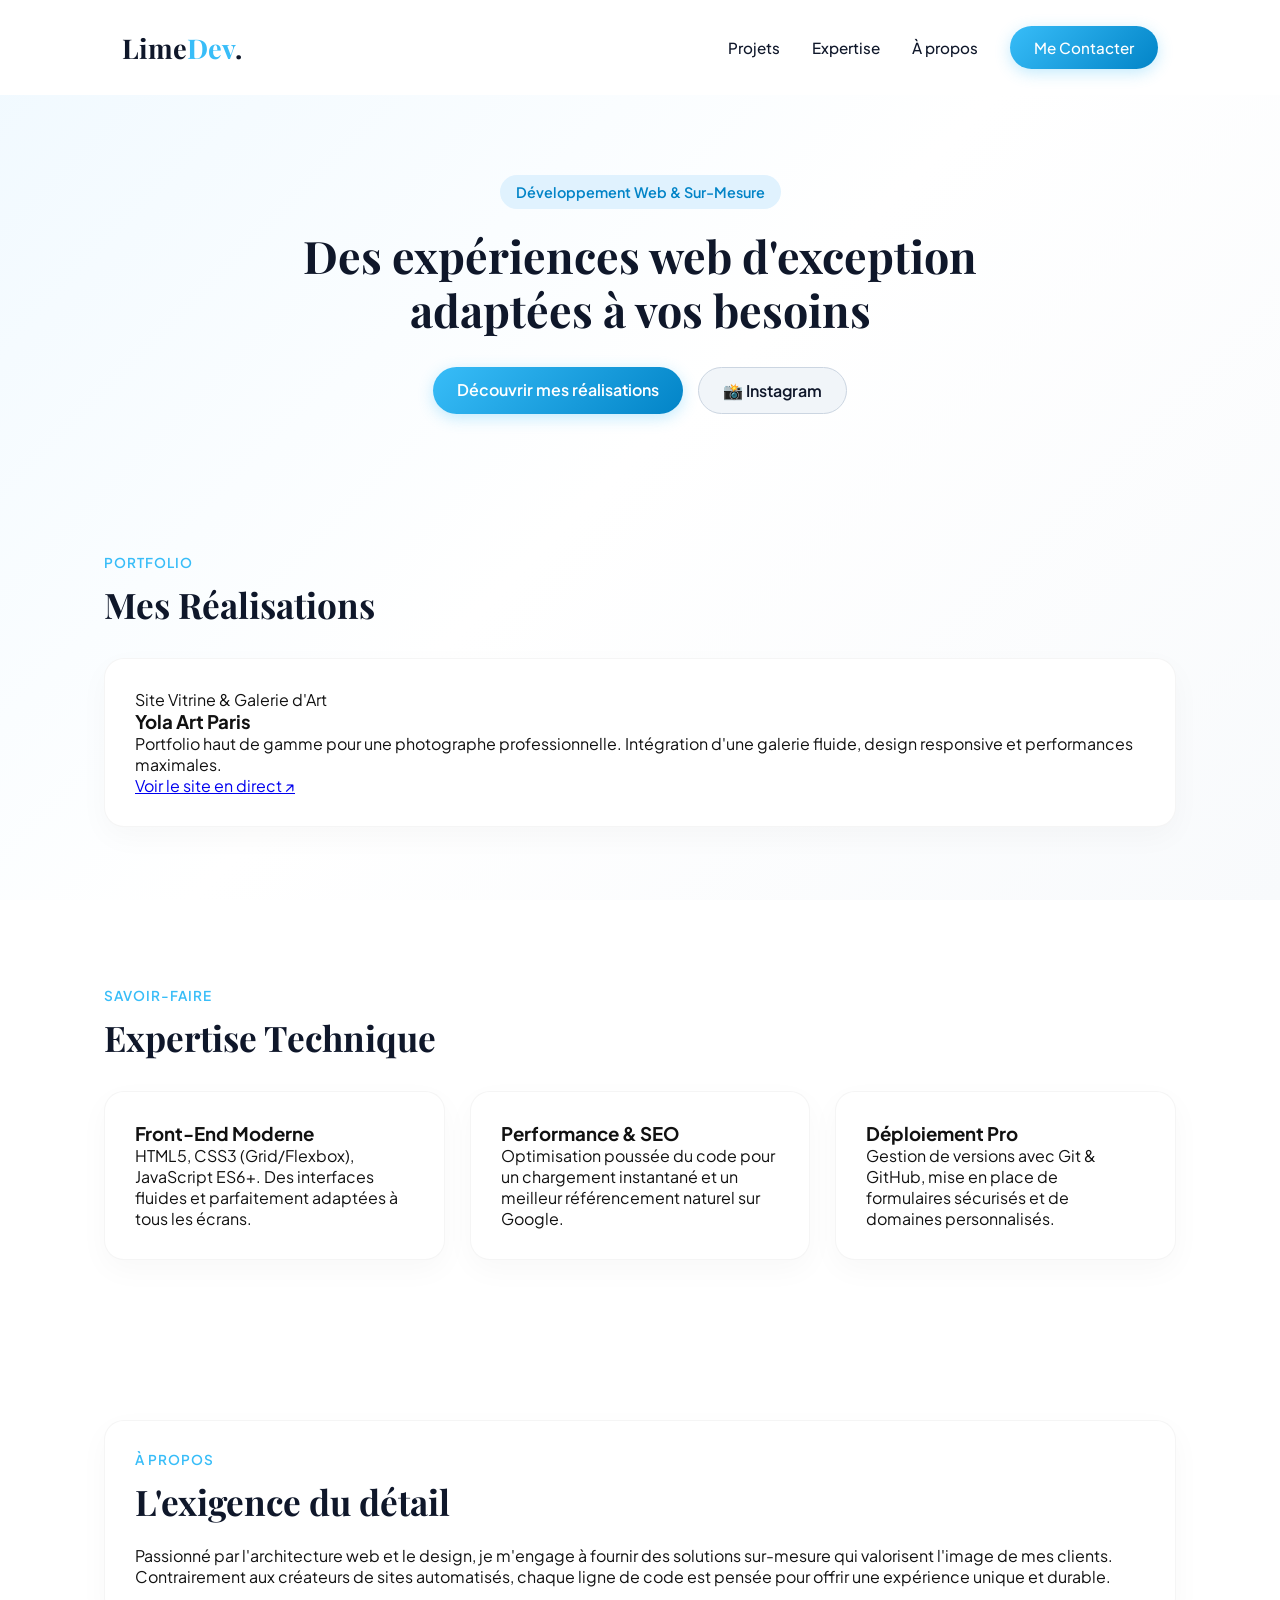
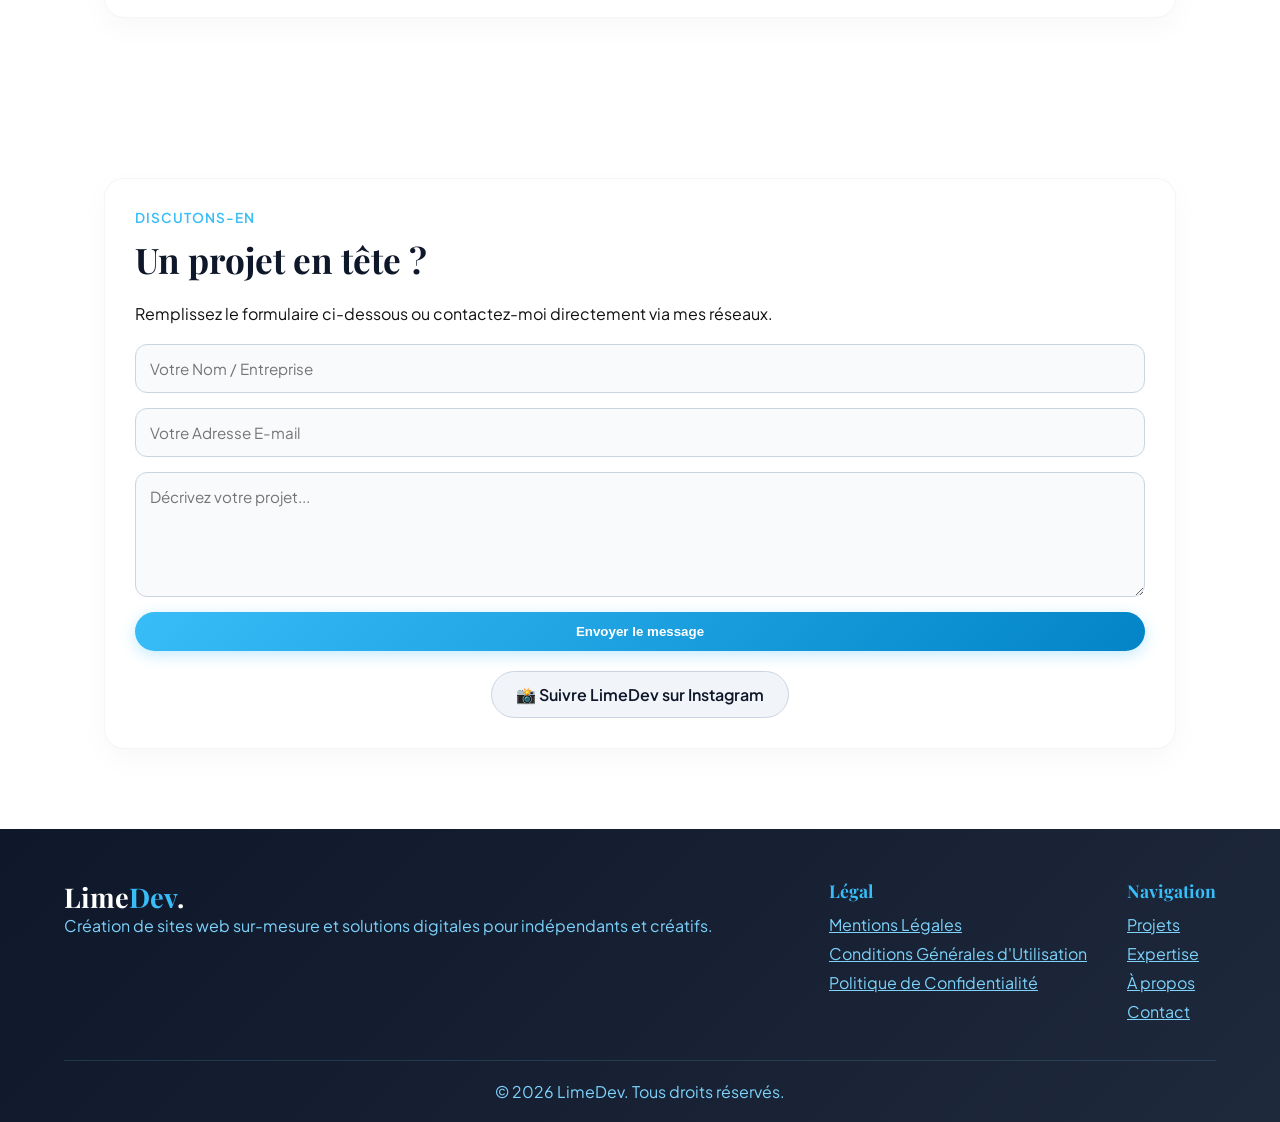
<file: index.html>
<!DOCTYPE html>
<html lang="fr">
<head>
    <meta charset="UTF-8">
    <meta name="viewport" content="width=device-width, initial-scale=1.0">
    <title>LimeDev | Développeur Web Freelance</title>
    
    <!-- Polices -->
    <link rel="preconnect" href="https://fonts.googleapis.com">
    <link rel="preconnect" href="https://fonts.gstatic.com" crossorigin>
    <link href="https://fonts.googleapis.com/css2?family=Plus+Jakarta+Sans:wght@300;400;500;600;700&family=Playfair+Display:ital,wght@0,500;0,600;1,400&display=swap" rel="stylesheet">

    <!-- CSS -->
    <link rel="stylesheet" href="style.css">
</head>
<body>

    <div class="bg-shape shape-1"></div>
    <div class="bg-shape shape-2"></div>

    <!-- NAVIGATION (Une seule et bien fermée) -->
    <nav class="navbar">
    <div class="nav-container">
        <a href="#" class="logo">Lime<span>Dev</span>.</a>
        
        <button class="burger-menu" id="burger-menu" aria-label="Menu de navigation">
            <span></span>
            <span></span>
            <span></span>
        </button>

        <ul class="nav-links" id="nav-links">
            <li><a href="#projets">Projets</a></li>
            <li><a href="#competences">Expertise</a></li>
            <li><a href="#apropos">À propos</a></li>
            <li><a href="#contact" class="btn-primary">Me Contacter</a></li>
        </ul>
    </div>
</nav>
    <!-- HEADER / HERO -->
    <header class="hero">
        <div class="hero-content">
            <span class="badge hidden-element">Développement Web & Sur-Mesure</span>
            <h1 class="hidden-element">Des expériences web d'exception adaptées à vos besoins</h1>
            <div class="hero-buttons hidden-element">
                <a href="#projets" class="btn-primary">Découvrir mes réalisations</a>
                <a href="https://www.instagram.com/lime_dev_?igsi=MXdqcjhjZmxyYTB3MQ==" target="_blank" class="btn-secondary">📸 Instagram</a>
            </div>
        </div>
    </header>

    <!-- PROJETS -->
    <section id="projets" class="section">
        <div class="section-header hidden-element">
            <span class="section-tag">Portfolio</span>
            <h2>Mes Réalisations</h2>
        </div>
        
        <div class="projects-grid">
            <div class="project-card hidden-element">
                <div class="project-info">
                    <span class="project-category">Site Vitrine & Galerie d'Art</span>
                    <h3>Yola Art Paris</h3>
                    <p>Portfolio haut de gamme pour une photographe professionnelle. Intégration d'une galerie fluide, design responsive et performances maximales.</p>
                    <a href="https://lime-dev01.github.io/yola-art-paris/" target="_blank" class="project-link">Voir le site en direct ↗</a>
                </div>
            </div>
        </div>
    </section>

    <!-- EXPERTISE -->
    <section id="competences" class="section bg-light-alt">
        <div class="section-header hidden-element">
            <span class="section-tag">Savoir-Faire</span>
            <h2>Expertise Technique</h2>
        </div>
        <div class="skills-grid">
            <div class="skill-card hidden-element">
                <h3>Front-End Moderne</h3>
                <p>HTML5, CSS3 (Grid/Flexbox), JavaScript ES6+. Des interfaces fluides et parfaitement adaptées à tous les écrans.</p>
            </div>
            <div class="skill-card hidden-element">
                <h3>Performance & SEO</h3>
                <p>Optimisation poussée du code pour un chargement instantané et un meilleur référencement naturel sur Google.</p>
            </div>
            <div class="skill-card hidden-element">
                <h3>Déploiement Pro</h3>
                <p>Gestion de versions avec Git & GitHub, mise en place de formulaires sécurisés et de domaines personnalisés.</p>
            </div>
        </div>
    </section>

    <!-- A PROPOS -->
    <section id="apropos" class="section">
        <div class="about-container">
            <div class="about-text hidden-element">
                <span class="section-tag">À propos</span>
                <h2>L'exigence du détail</h2>
                <p>Passionné par l'architecture web et le design, je m'engage à fournir des solutions sur-mesure qui valorisent l'image de mes clients. Contrairement aux créateurs de sites automatisés, chaque ligne de code est pensée pour offrir une expérience unique et durable.</p>
            </div>
        </div>
    </section>

    <!-- CONTACT -->
    <section id="contact" class="section contact-section">
        <div class="contact-box hidden-element">
            <span class="section-tag">Discutons-en</span>
            <h2>Un projet en tête ?</h2>
            <p>Remplissez le formulaire ci-dessous ou contactez-moi directement via mes réseaux.</p>
            
            <form action="https://formspree.io/f/meajygjy" method="POST" class="contact-form">
                <input type="text" name="nom" placeholder="Votre Nom / Entreprise" required>
                <input type="email" name="email" placeholder="Votre Adresse E-mail" required>
                <textarea name="message" rows="5" placeholder="Décrivez votre projet..." required></textarea>
                <button type="submit" class="btn-primary" style="width: 100%; cursor: pointer;">Envoyer le message</button>
            </form>

            <div class="social-contact">
                <a href="https://www.instagram.com/lime_dev_?igsi=MXdqcjhjZmxyYTB3MQ" target="_blank">📸 Suivre LimeDev sur Instagram</a>
            </div>
        </div>
    </section>

    <!-- FOOTER -->
    <footer>
        <div class="footer-container">
            <div class="footer-brand">
                <a href="#" class="logo">Lime<span>Dev</span>.</a>
                <p>Création de sites web sur-mesure et solutions digitales pour indépendants et créatifs.</p>
            </div>
            <div class="footer-links">
                <h4>Navigation</h4>
                <ul>
                    <li><a href="#projets">Projets</a></li>
                    <li><a href="#competences">Expertise</a></li>
                    <li><a href="#apropos">À propos</a></li>
                    <li><a href="#contact">Contact</a></li>
                </ul>
            </div>
            <div class="footer-links">
                <h4>Légal</h4>
                <ul>
                    <li><a href="mentions-legales.html">Mentions Légales</a></li>
                    <li><a href="cgu.html">Conditions Générales d'Utilisation</a></li>
                    <li><a href="politique-confidentialite.html">Politique de Confidentialité</a></li>
                </ul>
            </div>
        </div>
        <div class="footer-bottom">
            <p>© 2026 LimeDev. Tous droits réservés.</p>
        </div>
    </footer>

    <script src="script.js"></script>
</body>
</html>
</file>
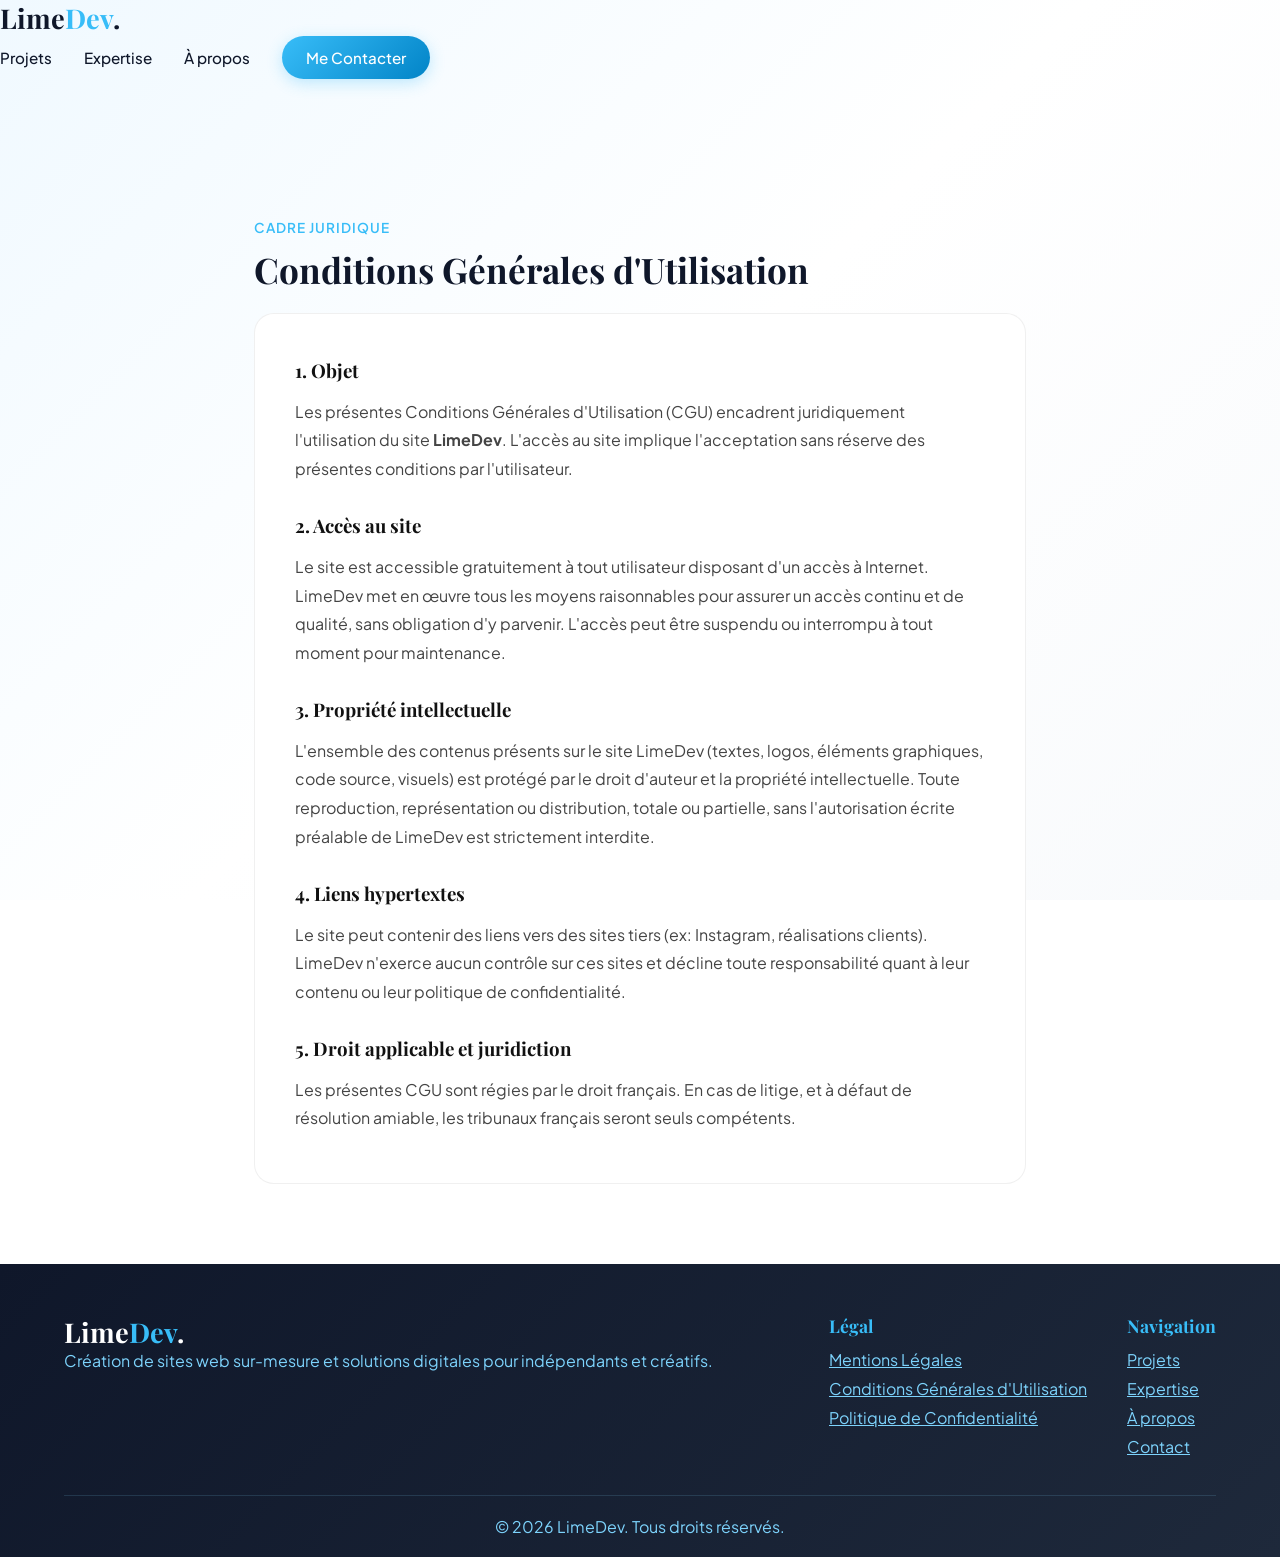
<file: cgu.html>
<!DOCTYPE html>
<html lang="fr">
<head>
    <meta charset="UTF-8">
    <meta name="viewport" content="width=device-width, initial-scale=1.0">
    <title>CGU | LimeDev</title>
    <link rel="stylesheet" href="style.css">
    <link href="https://fonts.googleapis.com/css2?family=Plus+Jakarta+Sans:wght@300;400;500;600;700&family=Playfair+Display:ital,wght@0,500;0,600;1,400&display=swap" rel="stylesheet">
</head>
<body>

    <!-- NAVIGATION -->
    <nav>
        <a href="index.html" class="logo">Lime<span>Dev</span>.</a>
        <ul class="nav-links">
            <li><a href="index.html#projets">Projets</a></li>
            <li><a href="index.html#competences">Expertise</a></li>
            <li><a href="index.html#apropos">À propos</a></li>
            <li><a href="index.html#contact" class="btn-primary">Me Contacter</a></li>
        </ul>
    </nav>

    <!-- CONTENU CGU -->
    <main class="section" style="padding-top: 140px; max-width: 900px;">
        <div class="section-header">
            <span class="section-tag">Cadre Juridique</span>
            <h2>Conditions Générales d'Utilisation</h2>
        </div>

        <div style="background: #fff; padding: 40px; border-radius: 20px; border: 1px solid rgba(0,0,0,0.06); line-height: 1.8; color: #444;">
            
            <h3 style="color: #111; margin-bottom: 10px; font-family: 'Playfair Display', serif;">1. Objet</h3>
            <p style="margin-bottom: 25px;">Les présentes Conditions Générales d'Utilisation (CGU) encadrent juridiquement l'utilisation du site <strong>LimeDev</strong>. L'accès au site implique l'acceptation sans réserve des présentes conditions par l'utilisateur.</p>

            <h3 style="color: #111; margin-bottom: 10px; font-family: 'Playfair Display', serif;">2. Accès au site</h3>
            <p style="margin-bottom: 25px;">Le site est accessible gratuitement à tout utilisateur disposant d'un accès à Internet. LimeDev met en œuvre tous les moyens raisonnables pour assurer un accès continu et de qualité, sans obligation d'y parvenir. L'accès peut être suspendu ou interrompu à tout moment pour maintenance.</p>

            <h3 style="color: #111; margin-bottom: 10px; font-family: 'Playfair Display', serif;">3. Propriété intellectuelle</h3>
            <p style="margin-bottom: 25px;">L'ensemble des contenus présents sur le site LimeDev (textes, logos, éléments graphiques, code source, visuels) est protégé par le droit d'auteur et la propriété intellectuelle. Toute reproduction, représentation ou distribution, totale ou partielle, sans l'autorisation écrite préalable de LimeDev est strictement interdite.</p>

            <h3 style="color: #111; margin-bottom: 10px; font-family: 'Playfair Display', serif;">4. Liens hypertextes</h3>
            <p style="margin-bottom: 25px;">Le site peut contenir des liens vers des sites tiers (ex: Instagram, réalisations clients). LimeDev n'exerce aucun contrôle sur ces sites et décline toute responsabilité quant à leur contenu ou leur politique de confidentialité.</p>

            <h3 style="color: #111; margin-bottom: 10px; font-family: 'Playfair Display', serif;">5. Droit applicable et juridiction</h3>
            <p style="margin-bottom: 10px;">Les présentes CGU sont régies par le droit français. En cas de litige, et à défaut de résolution amiable, les tribunaux français seront seuls compétents.</p>
        </div>
    </main>

    <!-- FOOTER -->
    <footer>
        <div class="footer-container">
            <div class="footer-brand">
                <a href="index.html" class="logo">Lime<span>Dev</span>.</a>
                <p>Création de sites web sur-mesure et solutions digitales pour indépendants et créatifs.</p>
            </div>
            <div class="footer-links">
                <h4>Navigation</h4>
                <ul>
                    <li><a href="index.html#projets">Projets</a></li>
                    <li><a href="index.html#competences">Expertise</a></li>
                    <li><a href="index.html#apropos">À propos</a></li>
                    <li><a href="index.html#contact">Contact</a></li>
                </ul>
            </div>
            <div class="footer-links">
                <h4>Légal</h4>
                <ul>
                    <li><a href="mentions-legales.html">Mentions Légales</a></li>
                    <li><a href="cgu.html">Conditions Générales d'Utilisation</a></li>
                    <li><a href="politique-confidentialite.html">Politique de Confidentialité</a></li>
                </ul>
            </div>
        </div>
        <div class="footer-bottom">
            <p>© 2026 LimeDev. Tous droits réservés.</p>
        </div>
    </footer>

</body>
</html>
</file>
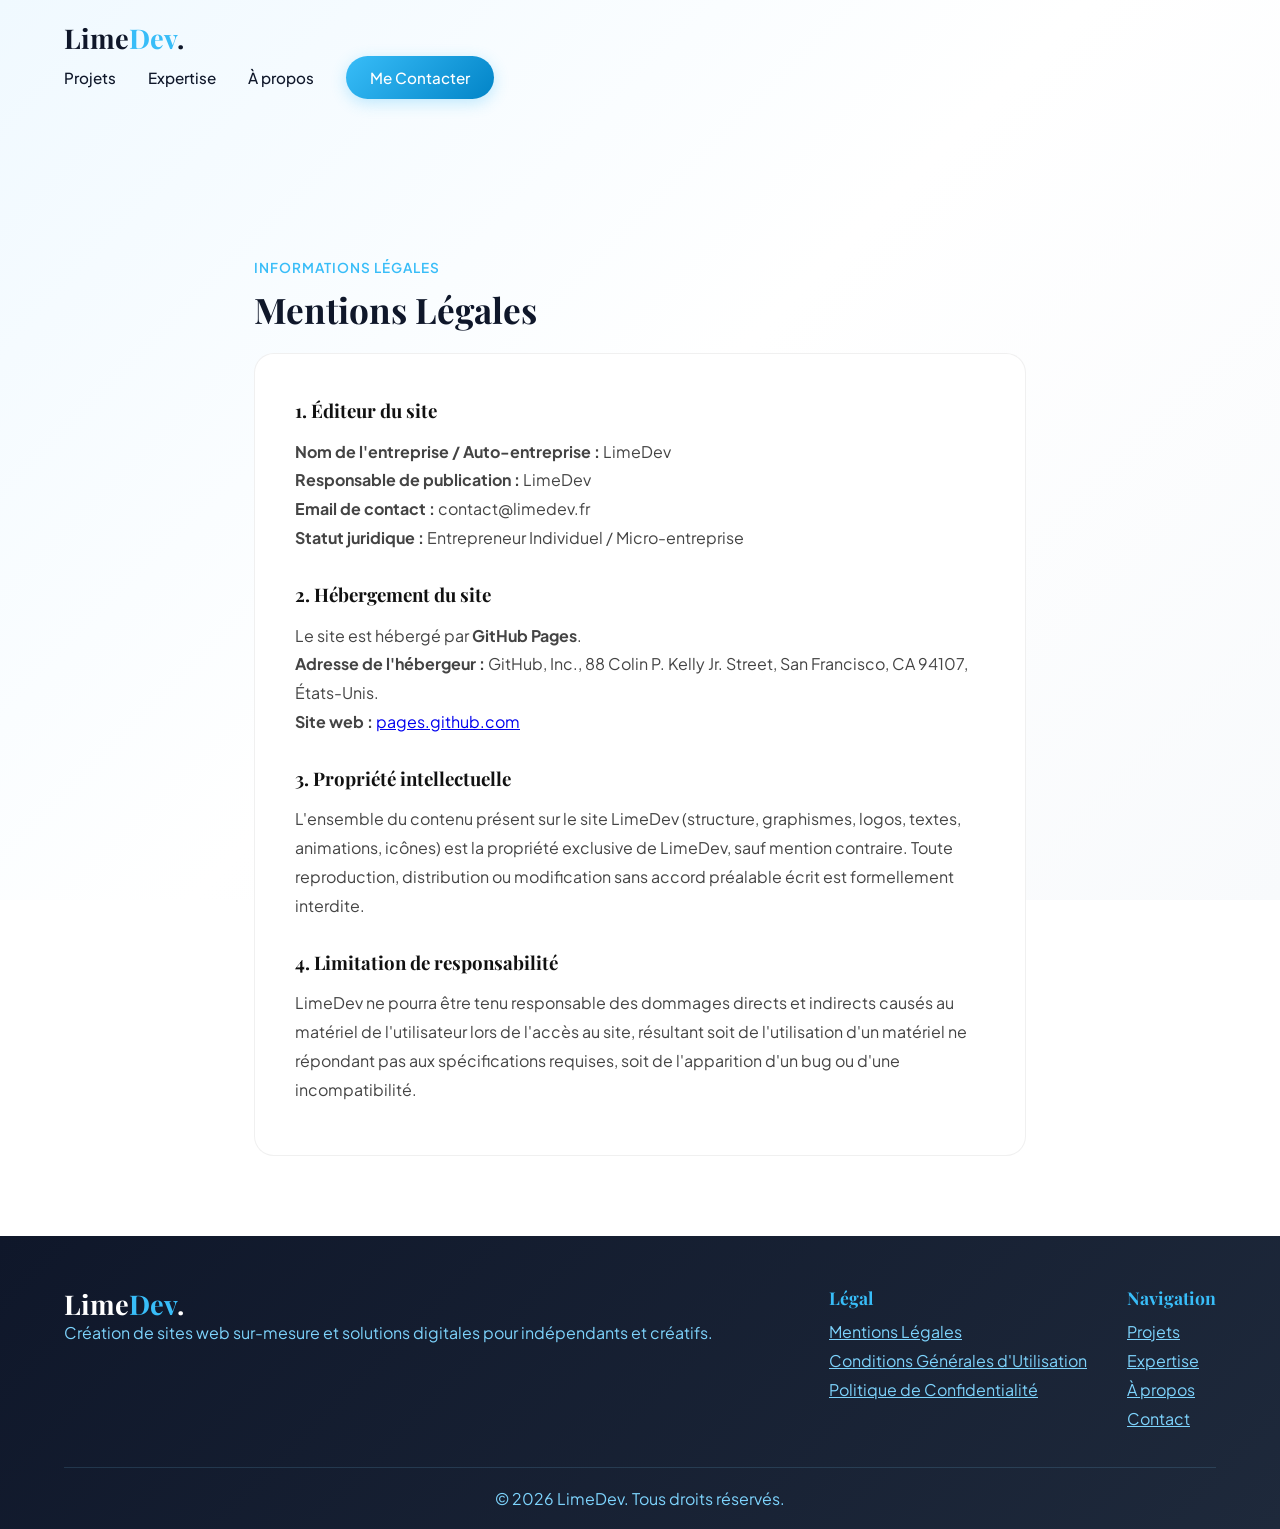
<file: mentions-legales.html>
<!DOCTYPE html>
<html lang="fr">
<head>
    <meta charset="UTF-8">
    <meta name="viewport" content="width=device-width, initial-scale=1.0">
    <title>Mentions Légales | LimeDev</title>
    <link rel="stylesheet" href="style.css">
    <link href="https://fonts.googleapis.com/css2?family=Plus+Jakarta+Sans:wght@300;400;500;600;700&family=Playfair+Display:ital,wght@0,500;0,600;1,400&display=swap" rel="stylesheet">
</head>
<body>

    <!-- NAVIGATION -->
    <nav>
        <a href="index.html" class="logo">Lime<span>Dev</span>.</a>
        
        <button class="burger-menu" id="burger-menu" aria-label="Menu de navigation">
            <span></span>
            <span></span>
            <span></span>
        </button>

        <ul class="nav-links" id="nav-links">
            <li><a href="index.html#projets">Projets</a></li>
            <li><a href="index.html#competences">Expertise</a></li>
            <li><a href="index.html#apropos">À propos</a></li>
            <li><a href="index.html#contact" class="btn-primary">Me Contacter</a></li>
        </ul>
    </nav>

    <!-- CONTENU MENTIONS LÉGALES -->
    <main class="section" style="padding-top: 140px; max-width: 900px;">
        <div class="section-header">
            <span class="section-tag">Informations Légales</span>
            <h2>Mentions Légales</h2>
        </div>

        <div style="background: #fff; padding: 40px; border-radius: 20px; border: 1px solid rgba(0,0,0,0.06); line-height: 1.8; color: #444;">
            
            <h3 style="color: #111; margin-bottom: 10px; font-family: 'Playfair Display', serif;">1. Éditeur du site</h3>
            <p style="margin-bottom: 25px;">
                <strong>Nom de l'entreprise / Auto-entreprise :</strong> LimeDev<br>
                <strong>Responsable de publication :</strong> LimeDev<br>
                <strong>Email de contact :</strong> contact@limedev.fr<br>
                <strong>Statut juridique :</strong> Entrepreneur Individuel / Micro-entreprise
            </p>

            <h3 style="color: #111; margin-bottom: 10px; font-family: 'Playfair Display', serif;">2. Hébergement du site</h3>
            <p style="margin-bottom: 25px;">
                Le site est hébergé par <strong>GitHub Pages</strong>.<br>
                <strong>Adresse de l'hébergeur :</strong> GitHub, Inc., 88 Colin P. Kelly Jr. Street, San Francisco, CA 94107, États-Unis.<br>
                <strong>Site web :</strong> <a href="https://pages.github.com" target="_blank" rel="noopener">pages.github.com</a>
            </p>

            <h3 style="color: #111; margin-bottom: 10px; font-family: 'Playfair Display', serif;">3. Propriété intellectuelle</h3>
            <p style="margin-bottom: 25px;">
                L'ensemble du contenu présent sur le site LimeDev (structure, graphismes, logos, textes, animations, icônes) est la propriété exclusive de LimeDev, sauf mention contraire. Toute reproduction, distribution ou modification sans accord préalable écrit est formellement interdite.
            </p>

            <h3 style="color: #111; margin-bottom: 10px; font-family: 'Playfair Display', serif;">4. Limitation de responsabilité</h3>
            <p style="margin-bottom: 10px;">
                LimeDev ne pourra être tenu responsable des dommages directs et indirects causés au matériel de l'utilisateur lors de l'accès au site, résultant soit de l'utilisation d'un matériel ne répondant pas aux spécifications requises, soit de l'apparition d'un bug ou d'une incompatibilité.
            </p>
        </div>
    </main>

    <!-- FOOTER -->
    <footer>
        <div class="footer-container">
            <div class="footer-brand">
                <a href="index.html" class="logo">Lime<span>Dev</span>.</a>
                <p>Création de sites web sur-mesure et solutions digitales pour indépendants et créatifs.</p>
            </div>
            <div class="footer-links">
                <h4>Navigation</h4>
                <ul>
                    <li><a href="index.html#projets">Projets</a></li>
                    <li><a href="index.html#competences">Expertise</a></li>
                    <li><a href="index.html#apropos">À propos</a></li>
                    <li><a href="index.html#contact">Contact</a></li>
                </ul>
            </div>
            <div class="footer-links">
                <h4>Légal</h4>
                <ul>
                    <li><a href="mentions-legales.html">Mentions Légales</a></li>
                    <li><a href="cgu.html">Conditions Générales d'Utilisation</a></li>
                    <li><a href="politique-confidentialite.html">Politique de Confidentialité</a></li>
                </ul>
            </div>
        </div>
        <div class="footer-bottom">
            <p>© 2026 LimeDev. Tous droits réservés.</p>
        </div>
    </footer>

    <script src="script.js"></script>
</body>
</html>
</file>
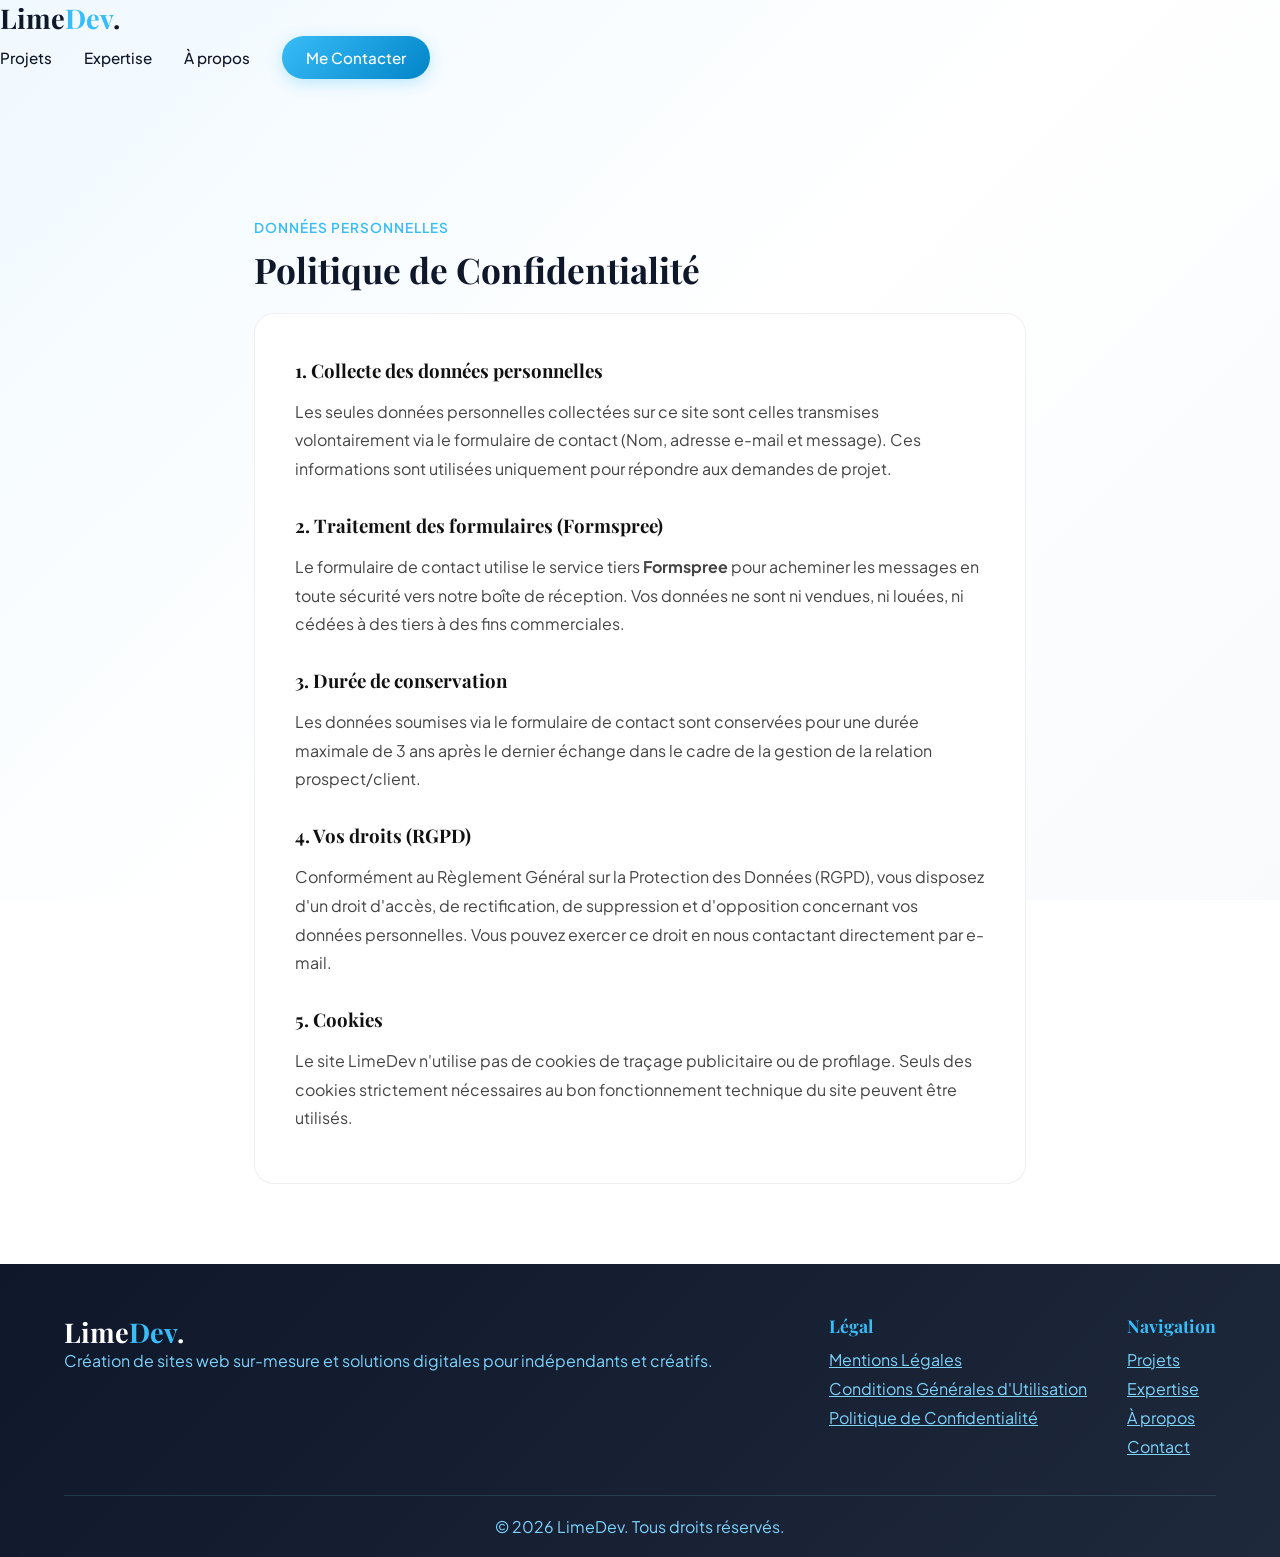
<file: pc.html>
<!DOCTYPE html>
<html lang="fr">
<head>
    <meta charset="UTF-8">
    <meta name="viewport" content="width=device-width, initial-scale=1.0">
    <title>Politique de Confidentialité | LimeDev</title>
    <link rel="stylesheet" href="style.css">
    <link href="https://fonts.googleapis.com/css2?family=Plus+Jakarta+Sans:wght@300;400;500;600;700&family=Playfair+Display:ital,wght@0,500;0,600;1,400&display=swap" rel="stylesheet">
</head>
<body>

    <!-- NAVIGATION -->
    <nav>
        <a href="index.html" class="logo">Lime<span>Dev</span>.</a>
        <ul class="nav-links">
            <li><a href="index.html#projets">Projets</a></li>
            <li><a href="index.html#competences">Expertise</a></li>
            <li><a href="index.html#apropos">À propos</a></li>
            <li><a href="index.html#contact" class="btn-primary">Me Contacter</a></li>
        </ul>
    </nav>

    <!-- CONTENU POLITIQUE DE CONFIDENTIALITÉ -->
    <main class="section" style="padding-top: 140px; max-width: 900px;">
        <div class="section-header">
            <span class="section-tag">Données Personnelles</span>
            <h2>Politique de Confidentialité</h2>
        </div>

        <div style="background: #fff; padding: 40px; border-radius: 20px; border: 1px solid rgba(0,0,0,0.06); line-height: 1.8; color: #444;">
            
            <h3 style="color: #111; margin-bottom: 10px; font-family: 'Playfair Display', serif;">1. Collecte des données personnelles</h3>
            <p style="margin-bottom: 25px;">Les seules données personnelles collectées sur ce site sont celles transmises volontairement via le formulaire de contact (Nom, adresse e-mail et message). Ces informations sont utilisées uniquement pour répondre aux demandes de projet.</p>

            <h3 style="color: #111; margin-bottom: 10px; font-family: 'Playfair Display', serif;">2. Traitement des formulaires (Formspree)</h3>
            <p style="margin-bottom: 25px;">Le formulaire de contact utilise le service tiers <strong>Formspree</strong> pour acheminer les messages en toute sécurité vers notre boîte de réception. Vos données ne sont ni vendues, ni louées, ni cédées à des tiers à des fins commerciales.</p>

            <h3 style="color: #111; margin-bottom: 10px; font-family: 'Playfair Display', serif;">3. Durée de conservation</h3>
            <p style="margin-bottom: 25px;">Les données soumises via le formulaire de contact sont conservées pour une durée maximale de 3 ans après le dernier échange dans le cadre de la gestion de la relation prospect/client.</p>

            <h3 style="color: #111; margin-bottom: 10px; font-family: 'Playfair Display', serif;">4. Vos droits (RGPD)</h3>
            <p style="margin-bottom: 25px;">Conformément au Règlement Général sur la Protection des Données (RGPD), vous disposez d'un droit d'accès, de rectification, de suppression et d'opposition concernant vos données personnelles. Vous pouvez exercer ce droit en nous contactant directement par e-mail.</p>

            <h3 style="color: #111; margin-bottom: 10px; font-family: 'Playfair Display', serif;">5. Cookies</h3>
            <p style="margin-bottom: 10px;">Le site LimeDev n'utilise pas de cookies de traçage publicitaire ou de profilage. Seuls des cookies strictement nécessaires au bon fonctionnement technique du site peuvent être utilisés.</p>
        </div>
    </main>

    <!-- FOOTER -->
    <footer>
        <div class="footer-container">
            <div class="footer-brand">
                <a href="index.html" class="logo">Lime<span>Dev</span>.</a>
                <p>Création de sites web sur-mesure et solutions digitales pour indépendants et créatifs.</p>
            </div>
            <div class="footer-links">
                <h4>Navigation</h4>
                <ul>
                    <li><a href="index.html#projets">Projets</a></li>
                    <li><a href="index.html#competences">Expertise</a></li>
                    <li><a href="index.html#apropos">À propos</a></li>
                    <li><a href="index.html#contact">Contact</a></li>
                </ul>
            </div>
            <div class="footer-links">
                <h4>Légal</h4>
                <ul>
                    <li><a href="mentions-legales.html">Mentions Légales</a></li>
                    <li><a href="cgu.html">Conditions Générales d'Utilisation</a></li>
                    <li><a href="politique-confidentialite.html">Politique de Confidentialité</a></li>
                </ul>
            </div>
        </div>
        <div class="footer-bottom">
            <p>© 2026 LimeDev. Tous droits réservés.</p>
        </div>
    </footer>

</body>
</html>
</file>
<file: style.css>
/* ==========================================
   RESET & VARIABLES
   ========================================== */
* {
    margin: 0;
    padding: 0;
    box-sizing: border-box;
}

body {
    font-family: 'Plus Jakarta Sans', sans-serif;
    color: #111111;
    background: linear-gradient(135deg, #f0f9ff 0%, #ffffff 50%, #f8fafc 100%);
    background-attachment: fixed;
    display: flex;
    flex-direction: column;
    min-height: 100vh;
    overflow-x: hidden;
}

/* ==========================================
   NAVIGATION & BARRE BLANCHE PLUS FINE
   ========================================== */
.navbar {
    width: 100%;
    background-color: #ffffff;
    box-shadow: 0 2px 10px rgba(0, 0, 0, 0.03);
    position: sticky;
    top: 0;
    z-index: 1000;
    padding: 4px 0;
}

.nav-container {
    max-width: 1200px;
    margin: 0 auto;
    padding: 6px 5%;
    display: flex;
    justify-content: space-between;
    align-items: center;
    width: 100%;
    position: relative;
}

.logo {
    font-family: 'Playfair Display', serif;
    font-size: 1.7rem;
    font-weight: 700;
    text-decoration: none;
    color: #0f172a;
}

.logo span {
    color: #38bdf8 !important;
}

.nav-links {
    display: flex;
    list-style: none;
    gap: 2rem;
    align-items: center;
}

.nav-links a {
    text-decoration: none;
    color: #0f172a;
    font-weight: 500;
    font-size: 0.95rem;
    transition: color 0.3s ease;
}

.nav-links a:hover {
    color: #38bdf8;
}

.burger-menu {
    display: none;
}

/* ==========================================
   HERO SECTION
   ========================================== */
.hero {
    padding: 80px 5% 60px 5%;
    text-align: center;
    display: flex;
    flex-direction: column;
    align-items: center;
}

.badge {
    background-color: #e0f2fe;
    color: #0284c7;
    padding: 8px 16px;
    border-radius: 50px;
    font-size: 0.9rem;
    font-weight: 600;
    display: inline-block;
    margin-bottom: 20px;
}

h1 {
    font-family: 'Playfair Display', serif;
    font-size: 2.8rem;
    font-weight: 700;
    color: #0f172a;
    max-width: 800px;
    line-height: 1.2;
    margin-bottom: 30px;
}

.hero-buttons {
    display: flex;
    gap: 15px;
    justify-content: center;
    flex-wrap: wrap;
}

/* ==========================================
   BOUTONS & DESIGN GÉNÉRAL
   ========================================== */
.btn-primary {
    background: linear-gradient(135deg, #38bdf8 0%, #0284c7 100%) !important;
    color: #ffffff !important;
    padding: 12px 24px;
    border-radius: 50px;
    text-decoration: none;
    font-weight: 600;
    border: none;
    box-shadow: 0 4px 15px rgba(56, 189, 248, 0.3);
    transition: transform 0.2s ease;
    display: inline-block;
}

.btn-primary:hover {
    background: linear-gradient(135deg, #0ea5e9 0%, #0369a1 100%) !important;
    transform: translateY(-2px);
}

.btn-secondary {
    background-color: #f1f5f9;
    color: #0f172a !important;
    padding: 12px 24px;
    border-radius: 50px;
    text-decoration: none;
    font-weight: 600;
    border: 1px solid #cbd5e1;
    transition: all 0.3s ease;
    display: inline-block;
}

/* Bouton Instagram (sous le formulaire) */
.social-contact {
    margin-top: 20px;
    text-align: center;
}

.social-contact a {
    display: inline-block;
    background-color: #f1f5f9;
    color: #0f172a !important;
    padding: 12px 24px;
    border-radius: 50px;
    text-decoration: none;
    font-weight: 600;
    border: 1px solid #cbd5e1;
    transition: all 0.3s ease;
}

/* Hover Instagram Couleurs Officielles */
.btn-secondary:hover, 
.social-contact a:hover {
    background: linear-gradient(45deg, #f09433 0%, #e6683c 25%, #dc2743 50%, #cc2366 75%, #bc1888 100%) !important;
    color: #ffffff !important;
    border-color: transparent !important;
    transform: translateY(-2px);
    box-shadow: 0 6px 20px rgba(220, 39, 67, 0.35);
}

/* Sections communes */
.section {
    padding: 80px 5%;
    max-width: 1200px;
    margin: 0 auto;
    width: 100%;
}

.section-tag {
    color: #38bdf8 !important;
    font-weight: 600;
    text-transform: uppercase;
    font-size: 0.85rem;
    letter-spacing: 1px;
    display: block;
    margin-bottom: 10px;
}

h2 {
    font-family: 'Playfair Display', serif;
    font-size: 2.2rem;
    color: #0f172a;
    margin-bottom: 20px;
}

/* ==========================================
   CARTES, FORMULAIRE & BLOCS
   ========================================== */
.projects-grid, .skills-grid {
    display: grid;
    grid-template-columns: repeat(auto-fit, minmax(280px, 1fr));
    gap: 25px;
    margin-top: 30px;
}

.project-card, .skill-card, .contact-box, .about-text {
    background-color: #ffffff;
    padding: 30px;
    border-radius: 20px;
    box-shadow: 0 10px 30px rgba(0, 0, 0, 0.03);
    border: 1px solid rgba(0, 0, 0, 0.04);
}

.contact-form {
    display: flex;
    flex-direction: column;
    gap: 15px;
    margin-top: 20px;
}

.contact-form input,
.contact-form textarea {
    width: 100%;
    padding: 14px;
    border: 1px solid #cbd5e1;
    border-radius: 12px;
    font-family: 'Plus Jakarta Sans', sans-serif;
    font-size: 0.95rem;
    background-color: #f8fafc;
    outline: none;
    transition: border-color 0.3s ease;
}

.contact-form input:focus,
.contact-form textarea:focus {
    border-color: #38bdf8;
    background-color: #ffffff;
}

/* ==========================================
   VERSION MOBILE (< 768px) : BURGER À DROITE & DISCRET
   ========================================== */
@media screen and (max-width: 768px) {
    h1 {
        font-size: 2rem;
    }

    .burger-menu {
        display: flex;
        flex-direction: column;
        justify-content: space-between;
        width: 18px;
        height: 10px; /* 👈 Ultra compact et discret */
        background: transparent;
        border: none;
        cursor: pointer;
        padding: 0;
        z-index: 1001;
        margin-left: auto; /* 👈 Repoussé bien à droite */
        margin-right: 0;
    }

    .burger-menu span {
        width: 100%;
        height: 1.5px; /* 👈 Lignes ultra fines */
        background-color: #0f172a;
        border-radius: 4px;
        transition: all 0.3s ease;
    }

    /* Menu déroulant extrêmement transparent (effet verre presque invisible) */
    .nav-links {
        display: none;
        position: absolute;
        top: 100%;
        left: 0;
        width: 100%;
        background-color: rgba(255, 255, 255, 0.35); /* 👈 Hyper transparent */
        backdrop-filter: blur(20px);
        -webkit-backdrop-filter: blur(20px);
        border: 1px solid rgba(255, 255, 255, 0.2);
        flex-direction: column;
        align-items: center;
        padding: 14px 0;
        gap: 0.7rem;
        box-shadow: 0 10px 30px rgba(0, 0, 0, 0.03);
        border-bottom-left-radius: 12px;
        border-bottom-right-radius: 12px;
    }

    .nav-links.active {
        display: flex !important;
    }
}

/* ==========================================
   FOOTER (LÉGAL À GAUCHE, NAV À DROITE, "LIME" BLANC)
   ========================================== */
footer {
    background: linear-gradient(135deg, #0f172a 0%, #1e293b 100%);
    padding: 50px 5% 20px 5%;
    margin-top: auto;
}

.footer-container {
    max-width: 1200px;
    margin: 0 auto;
    display: flex;
    justify-content: space-between;
    flex-wrap: wrap;
    gap: 40px;
    margin-bottom: 30px;
    align-items: start;
}

.footer-brand {
    flex: 1;
    min-width: 250px;
}

footer .logo {
    color: #ffffff !important; 
}
footer .logo span {
    color: #38bdf8 !important;
}

.footer-container .footer-links:nth-of-type(1) {
    order: 2; 
}

.footer-container .footer-links:nth-of-type(2) {
    order: 1; 
}

footer p, 
footer span, 
.footer-links a, 
.footer-bottom p {
    color: #7dd3fc !important;
}

.footer-links h4 {
    color: #38bdf8 !important;
    font-family: 'Playfair Display', serif;
    margin-bottom: 12px;
    font-size: 1.1rem;
}

.footer-links ul {
    list-style: none;
    padding: 0;
    margin: 0;
}

.footer-links li {
    margin-bottom: 8px;
}

.footer-links a:hover {
    color: #ffffff !important;
    text-decoration: underline;
}

.footer-bottom {
    text-align: center;
    padding-top: 20px;
    border-top: 1px solid rgba(125, 211, 252, 0.15);
}

@media screen and (max-width: 600px) {
    .footer-container {
        flex-direction: column;
        gap: 25px;
    }
    .footer-container .footer-links:nth-of-type(1) {
        order: unset;
    }
    .footer-container .footer-links:nth-of-type(2) {
        order: unset;
    }
}

/* ==========================================
   ANIMATION SCROLL
   ========================================== */
.hidden-element {
    opacity: 0;
    transform: translateY(30px);
    transition: opacity 0.8s ease, transform 0.8s ease;
}

.hidden-element.show,
.hidden-element.show-element {
    opacity: 1 !important;
    transform: translateY(0) !important;
}
</file>
